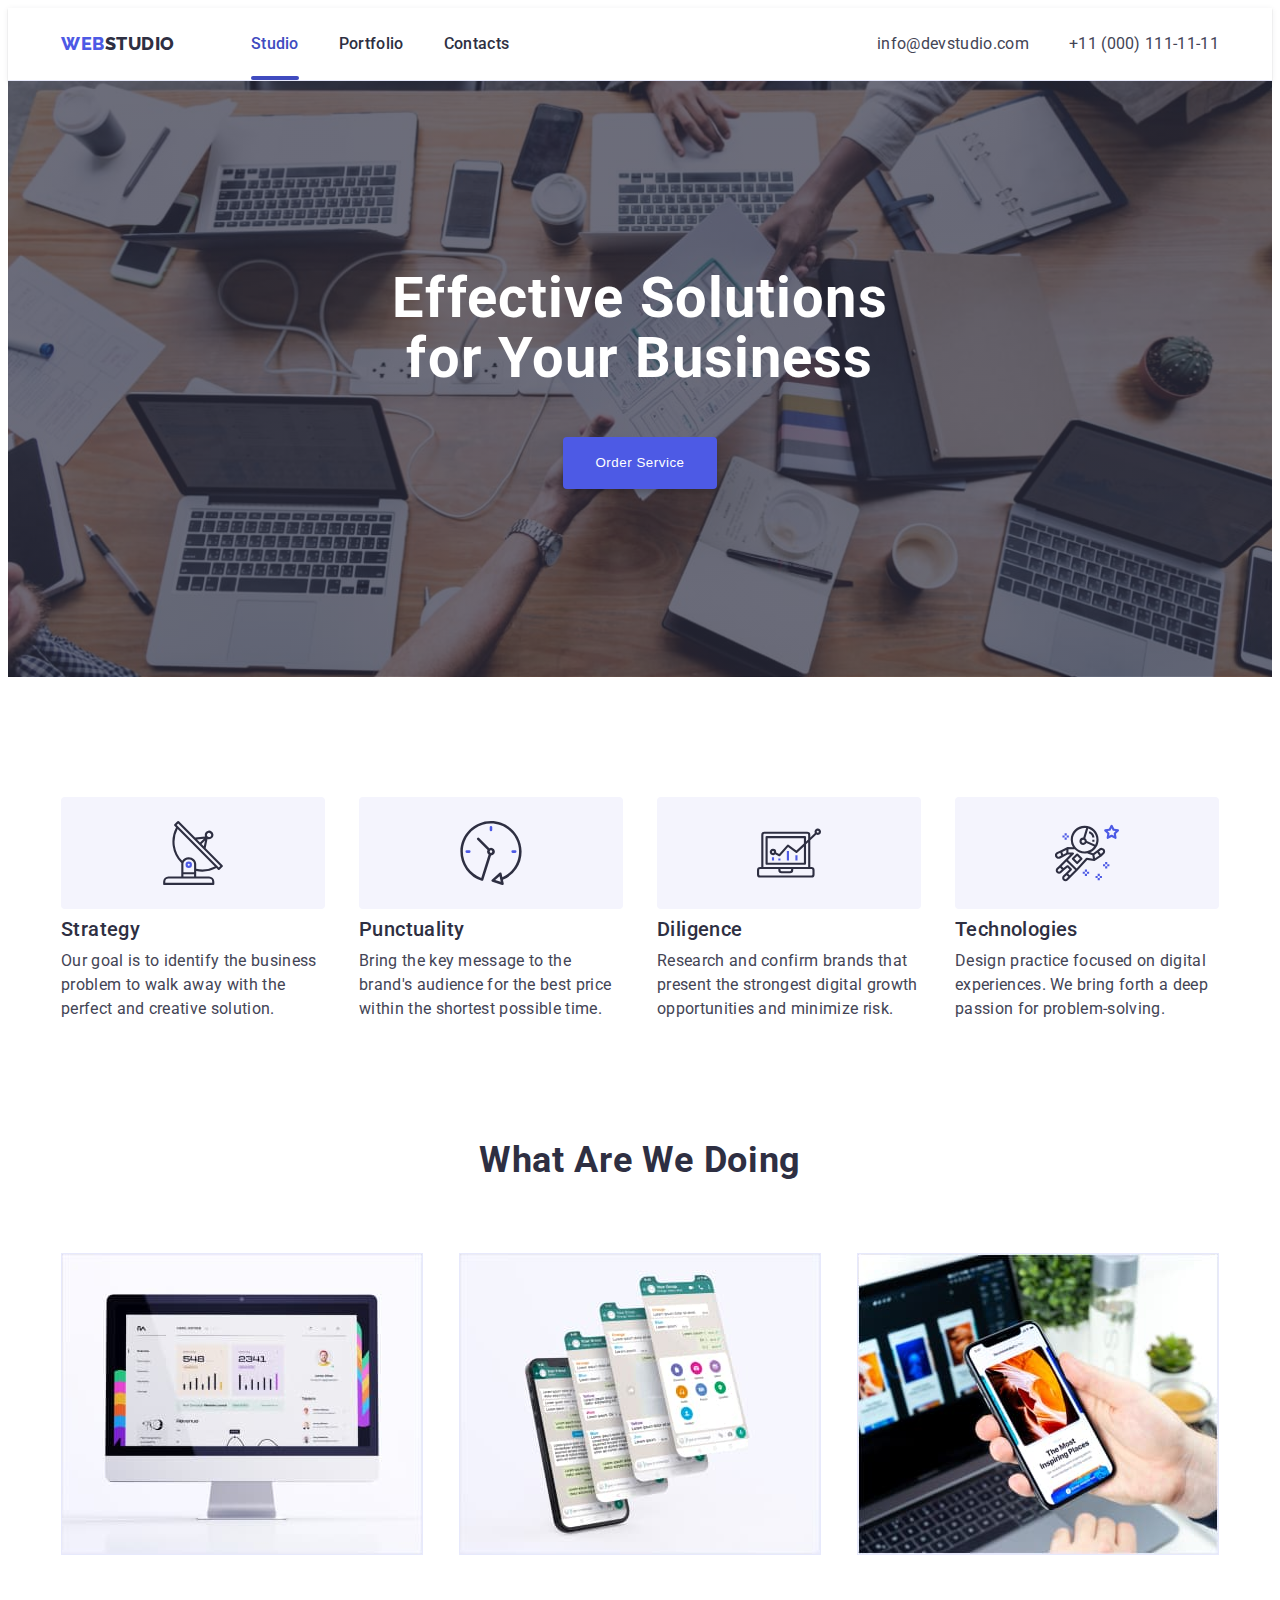
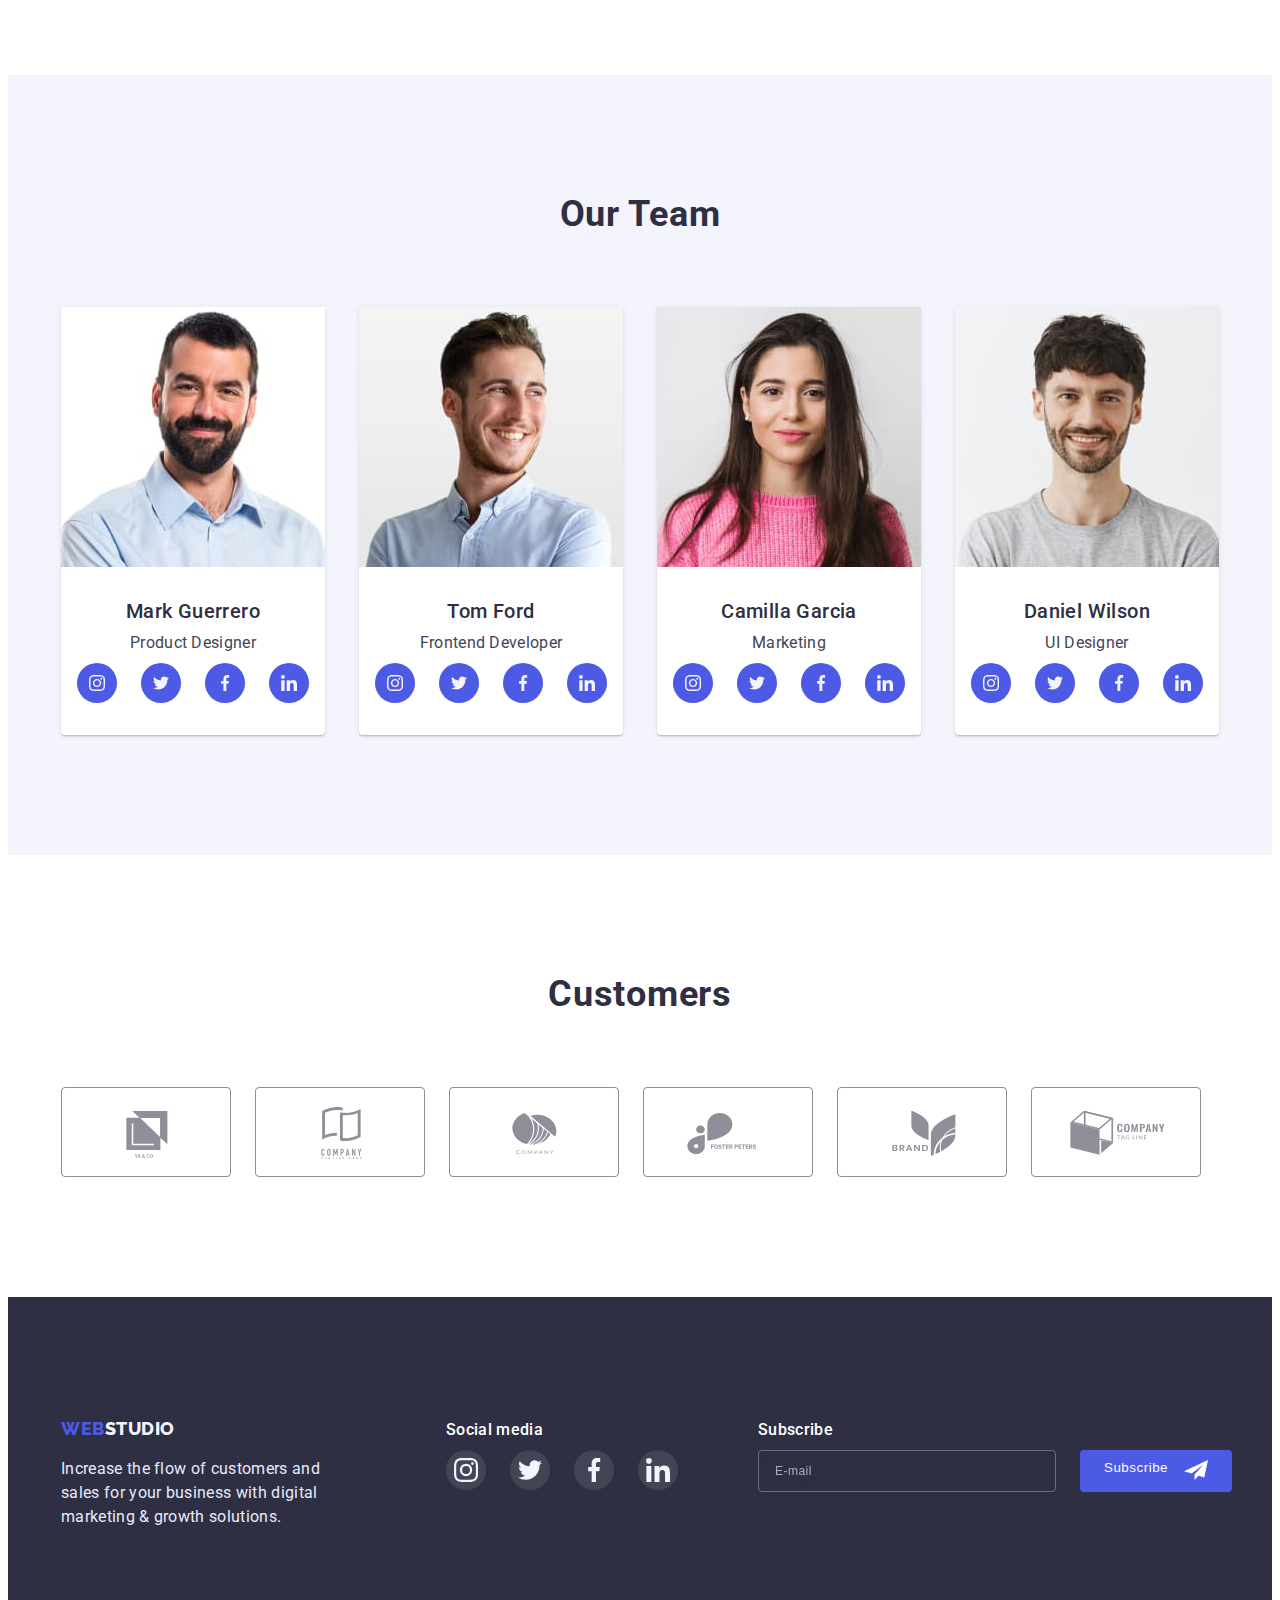
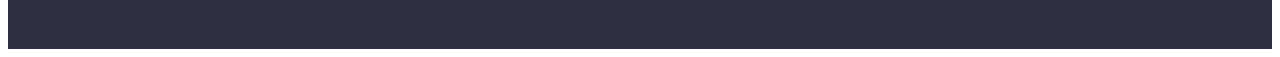
<file: index.html>
<!DOCTYPE html>
<html lang="en">
  <head>
    <meta charset="UTF-8" />
    <meta http-equiv="X-UA-Compatible" content="IE=edge" />
    <meta name="viewport" content="width=device-width, initial-scale=1.0" />
    <title>WebStudio</title>
    <link rel="preconnect" href="https://fonts.googleapis.com" />
    <link rel="preconnect" href="https://fonts.gstatic.com" crossorigin />
    <link
      href="https://fonts.googleapis.com/css2?family=Raleway:wght@800&family=Roboto:wght@400;500;700;900&display=swap"
      rel="stylesheet"
    />
    <link
      rel="stylesheet"
      href="https://cdnjs.cloudflare.com/ajax/libs/modern-normalize/1.1.0/modern-normalize.min.css"
      integrity="sha512-wpPYUAdjBVSE4KJnH1VR1HeZfpl1ub8YT/NKx4PuQ5NmX2tKuGu6U/JRp5y+Y8XG2tV+wKQpNHVUX03MfMFn9Q=="
      crossorigin="anonymous"
      referrerpolicy="no-referrer"
    />
    <link rel="stylesheet" href="./css/styles.css" />
  </head>
  <body>
    <header class="header-section">
      <div class="container header-container">
        <nav class="header-nav">
          <a class="logo link" href="./index.html"
            ><span class="logo-web">Web</span>Studio</a
          >
          <ul class="nav-list list">
            <li class="nav-item">
              <a class="nav-link link current" href="./index.html">Studio</a>
            </li>
            <li class="nav-item">
              <a class="nav-link link" href="./portfolio.html">Portfolio</a>
            </li>
            <li class="nav-item">
              <a class="nav-link link" href="#">Contacts</a>
            </li>
          </ul>
        </nav>
        <address class="contact">
          <ul class="list contact-list">
            <li class="contact-item">
              <a class="contact-link link" href="mailto:info@devstudio.com"
                >info@devstudio.com</a
              >
            </li>
            <li>
              <a class="contact-link link" href="tel:+110001111111"
                >+11 (000) 111-11-11</a
              >
            </li>
          </ul>
        </address>
      </div>
    </header>
    <main>
      <section class="section-hero">
        <div class="hero-background">
          <div class="container hero-container">
            <h1 class="hero-title">Effective Solutions for Your Business</h1>
            <button data-modal-open class="button hero-button">
              <span class="button-text">Order Service</span>
            </button>
            <div data-modal class="backdrop is-hidden">
              <div class="modal">
                <button
                  data-modal-close
                  class="btn-close"
                  type="button"
                  aria-label="Close"
                >
                  <svg class="advantages-icon" width="8" height="8">
                    <use href="./images/sprite.svg#icon-close"></use>
                  </svg>
                </button>

                <form action="#" class="form-feedback">
                  <p class="form-title">
                    Leave your contacts and we will call you back
                  </p>

                  <label class="form-field"
                    ><span>Name</span>
                    <div class="form-box">
                      <input type="text" name="name" id="name" autofocus />
                      <svg class="form-icon" width="18" height="18">
                        <use href="./images/sprite.svg#icon-person"></use>
                      </svg>
                    </div>
                  </label>

                  <label class="form-field"
                    ><span>Phone</span>
                    <div class="form-box">
                      <input type="tel" name="phone" />
                      <svg class="form-icon" width="18" height="24">
                        <use href="./images/sprite.svg#icon-phone"></use>
                      </svg>
                    </div>
                  </label>

                  <label class="form-field"
                    ><span>Email</span>
                    <div class="form-box">
                      <input type="email" name="email" />
                      <svg class="form-icon" width="18" height="24">
                        <use href="./images/sprite.svg#icon-email"></use>
                      </svg>
                    </div>
                  </label>

                  <label class="form-field form-textarea">
                    <span>Comment</span>
                    <textarea
                      name="comment"
                      rows="5"
                      placeholder="Text input"
                    ></textarea>
                  </label>

                  <label class="form-privacy">
                    <input
                      class="checkbox visually-hidden"
                      type="checkbox"
                      name="privacy"
                    />
                    <span class="form-privacy-icon">
                      <svg width="10" height="8">
                        <use href="./images/sprite.svg#icon-clik"></use>
                      </svg>
                    </span>
                    I accept the terms and conditions of the&nbsp;
                    <a class="privacy-link" href="#">Privacy Policy</a>
                  </label>
                  <button class="button form-button" type="submit">Send</button>
                </form>
              </div>
            </div>
          </div>
        </div>
      </section>
      <section class="section section-advantages">
        <div class="container advantages-container">
          <h2 class="visually-hidden">Our advantages</h2>
          <ul class="section-advantages__list list">
            <li class="advantages-item icon-sputnik">
              <div class="advantages-box">
                <svg class="advantages-icon" width="64" height="64">
                  <use href="./images/sprite.svg#icon-sputnik"></use>
                </svg>
              </div>
              <h3 class="section-advantages__title">Strategy</h3>
              <p class="section-advantages__text">
                Our goal is to identify the business problem to walk away with
                the perfect and creative solution.
              </p>
            </li>
            <li class="advantages-item icon-clock">
              <div class="advantages-box">
                <svg width="64" height="64" class="advantages-icon">
                  <use href="./images/sprite.svg#icon-clock"></use>
                </svg>
              </div>
              <h3 class="section-advantages__title">Punctuality</h3>
              <p class="section-advantages__text">
                Bring the key message to the brand's audience for the best price
                within the shortest possible time.
              </p>
            </li>
            <li class="advantages-item icon-diagram">
              <div class="advantages-box">
                <svg width="64" height="64" class="advantages-icon">
                  <use href="./images/sprite.svg#icon-diagram"></use>
                </svg>
              </div>
              <h3 class="section-advantages__title">Diligence</h3>
              <p class="section-advantages__text">
                Research and confirm brands that present the strongest digital
                growth opportunities and minimize risk.
              </p>
            </li>
            <li class="advantages-item icon-astronaut">
              <div class="advantages-box">
                <svg width="64" height="64" class="advantages-icon">
                  <use href="./images/sprite.svg#icon-astronaut"></use>
                </svg>
              </div>
              <h3 class="section-advantages__title">Technologies</h3>
              <p class="section-advantages__text">
                Design practice focused on digital experiences. We bring forth a
                deep passion for problem-solving.
              </p>
            </li>
          </ul>
        </div>
      </section>
      <section class="section">
        <div class="container">
          <h2 class="section-title">What Are We Doing</h2>
          <ul class="list projects-list">
            <li class="projects-item">
              <img
                src="./images/computer.jpg"
                alt="Web Design"
                width="360"
                height="300"
              />
            </li>
            <li class="projects-item">
              <img
                src="./images/phone.jpg"
                alt="UI Design"
                width="360"
                height="300"
              />
            </li>
            <li class="projects-item">
              <img
                src="./images/iphone.jpg"
                alt="Mobile Design"
                width="360"
                height="300"
              />
            </li>
          </ul>
        </div>
      </section>
      <section class="section section-team">
        <div class="container">
          <h2 class="section-title">Our Team</h2>
          <ul class="section-team__list list">
            <li class="team-item">
              <img
                src="./images/photo_product_designer.jpg"
                alt="Mark Guerrero"
                width="264"
                height="260"
              />
              <div class="team-card-content">
                <h3 class="section-team__title">Mark Guerrero</h3>
                <p class="team-text">Product Designer</p>
                <ul class="social-list list">
                  <li class="social-item">
                    <a class="social-link" href="#" aria-label="Instagram">
                      <svg class="social-icon" width="16" height="16">
                        <use href="./images/sprite.svg#icon-instagram"></use>
                      </svg>
                    </a>
                  </li>
                  <li class="social-item">
                    <a class="social-link" href="#" aria-label="Twitter">
                      <svg class="social-icon" width="16" height="16">
                        <use href="./images/sprite.svg#icon-twitter"></use>
                      </svg>
                    </a>
                  </li>
                  <li class="social-item">
                    <a class="social-link" href="#" aria-label="Facebook">
                      <svg class="social-icon" width="16" height="16">
                        <use href="./images/sprite.svg#icon-facebook"></use>
                      </svg>
                    </a>
                  </li>
                  <li class="social-item">
                    <a class="social-link" href="#" aria-label="Linkedin">
                      <svg class="social-icon" width="16" height="16">
                        <use href="./images/sprite.svg#icon-linkedin"></use>
                      </svg>
                    </a>
                  </li>
                </ul>
              </div>
            </li>
            <li class="team-item">
              <img
                src="./images/photo_frontend_developer.jpg"
                alt=" Photo Tom Ford"
                width="264"
                height="260"
              />
              <div class="team-card-content">
                <h3 class="section-team__title">Tom Ford</h3>
                <p class="team-text">Frontend Developer</p>
                <ul class="social-list list">
                  <li class="social-item">
                    <a class="social-link" href="#" aria-label="Instagram">
                      <svg class="social-icon" width="16" height="16">
                        <use href="./images/sprite.svg#icon-instagram"></use>
                      </svg>
                    </a>
                  </li>
                  <li class="social-item">
                    <a class="social-link" href="#" aria-label="Twitter">
                      <svg class="social-icon" width="16" height="16">
                        <use href="./images/sprite.svg#icon-twitter"></use>
                      </svg>
                    </a>
                  </li>
                  <li class="social-item">
                    <a class="social-link" href="#" aria-label="Facebook">
                      <svg class="social-icon" width="16" height="16">
                        <use href="./images/sprite.svg#icon-facebook"></use>
                      </svg>
                    </a>
                  </li>
                  <li class="social-item">
                    <a class="social-link" href="#" aria-label="Linkedin">
                      <svg class="social-icon" width="16" height="16">
                        <use href="./images/sprite.svg#icon-linkedin"></use>
                      </svg>
                    </a>
                  </li>
                </ul>
              </div>
            </li>
            <li class="team-item">
              <img
                src="./images/photo_marketing.jpg"
                alt=" Photo Camilla Garcia"
                width="264"
                height="260"
              />
              <div class="team-card-content">
                <h3 class="section-team__title">Camilla Garcia</h3>
                <p class="team-text">Marketing</p>
                <ul class="social-list list">
                  <li class="social-item">
                    <a class="social-link" href="#" aria-label="Instagram">
                      <svg class="social-icon" width="16" height="16">
                        <use href="./images/sprite.svg#icon-instagram"></use>
                      </svg>
                    </a>
                  </li>
                  <li class="social-item">
                    <a class="social-link" href="#" aria-label="Twitter">
                      <svg class="social-icon" width="16" height="16">
                        <use href="./images/sprite.svg#icon-twitter"></use>
                      </svg>
                    </a>
                  </li>
                  <li class="social-item">
                    <a class="social-link" href="#" aria-label="Facebook">
                      <svg class="social-icon" width="16" height="16">
                        <use href="./images/sprite.svg#icon-facebook"></use>
                      </svg>
                    </a>
                  </li>
                  <li class="social-item">
                    <a class="social-link" href="#" aria-label="Linkedin">
                      <svg class="social-icon" width="16" height="16">
                        <use href="./images/sprite.svg#icon-linkedin"></use>
                      </svg>
                    </a>
                  </li>
                </ul>
              </div>
            </li>
            <li class="team-item">
              <img
                src="./images/photo_ui_designer.jpg"
                alt=" Photo Camilla Garcia"
                width="264"
                height="260"
              />
              <div class="team-card-content">
                <h3 class="section-team__title">Daniel Wilson</h3>
                <p class="team-text">UI Designer</p>
                <ul class="social-list list">
                  <li class="social-item">
                    <a class="social-link" href="#" aria-label="Instagram">
                      <svg class="social-icon" width="16" height="16">
                        <use href="./images/sprite.svg#icon-instagram"></use>
                      </svg>
                    </a>
                  </li>
                  <li class="social-item">
                    <a class="social-link" href="#" aria-label="Twitter">
                      <svg class="social-icon" width="16" height="16">
                        <use href="./images/sprite.svg#icon-twitter"></use>
                      </svg>
                    </a>
                  </li>
                  <li class="social-item">
                    <a class="social-link" href="#" aria-label="Facebook">
                      <svg class="social-icon" width="16" height="16">
                        <use href="./images/sprite.svg#icon-facebook"></use>
                      </svg>
                    </a>
                  </li>
                  <li class="social-item">
                    <a class="social-link" href="#" aria-label="Linkedin">
                      <svg class="social-icon" width="16" height="16">
                        <use href="./images/sprite.svg#icon-linkedin"></use>
                      </svg>
                    </a>
                  </li>
                </ul>
              </div>
            </li>
          </ul>
        </div>
      </section>
      <section class="section clien-section">
        <div class="container">
          <h2 class="section-title">Customers</h2>
          <ul class="list client-list">
            <li class="client-item">
              <a class="client-link" href="#">
                <svg class="client-logo" width="104" height="56">
                  <use href="./images/sprite.svg#icon-client-logo1"></use>
                </svg>
              </a>
            </li>
            <li class="client-item">
              <a class="client-link" href="#">
                <svg class="client-logo" width="104" height="56">
                  <use href="./images/sprite.svg#icon-client-logo2"></use>
                </svg>
              </a>
            </li>
            <li class="client-item">
              <a class="client-link" href="#">
                <svg class="client-logo" width="104" height="56">
                  <use href="./images/sprite.svg#icon-client-logo3"></use>
                </svg>
              </a>
            </li>
            <li class="client-item">
              <a class="client-link" href="#">
                <svg class="client-logo" width="104" height="56">
                  <use href="./images/sprite.svg#icon-client-logo4"></use>
                </svg>
              </a>
            </li>
            <li class="client-item">
              <a class="client-link" href="#">
                <svg class="client-logo" width="104" height="56">
                  <use href="./images/sprite.svg#icon-client-logo5"></use>
                </svg>
              </a>
            </li>
            <li class="client-item">
              <a class="client-link" href="#">
                <svg class="client-logo" width="104" height="56">
                  <use href="./images/sprite.svg#icon-client-logo6"></use>
                </svg>
              </a>
            </li>
          </ul>
        </div>
      </section>
    </main>
    <footer class="footer section">
      <div class="container footer-container">
        <div class="footer-box">
          <a class="logo footer-logo link" href="./index.html"
            ><span class="logo-web">Web</span>Studio</a
          >
          <p>
            Increase the flow of customers and sales for your business with
            digital marketing & growth solutions.
          </p>
        </div>
        <div class="footer-social">
          <b>Social media</b>
          <ul class="social-list list">
            <li class="social-item">
              <a class="social-link footer-link" href="#">
                <svg class="social-icon" width="24" height="24">
                  <use href="./images/sprite.svg#icon-instagram"></use>
                </svg>
              </a>
            </li>
            <li class="social-item">
              <a class="social-link footer-link" href="#">
                <svg class="social-icon footer-icon" width="24" height="24">
                  <use href="./images/sprite.svg#icon-twitter"></use>
                </svg>
              </a>
            </li>
            <li class="social-item">
              <a class="social-link footer-link" href="#">
                <svg class="social-icon" width="24" height="24">
                  <use href="./images/sprite.svg#icon-facebook"></use>
                </svg>
              </a>
            </li>
            <li class="social-item">
              <a class="social-link footer-link" href="#">
                <svg class="social-icon" width="24" height="24">
                  <use href="./images/sprite.svg#icon-linkedin"></use>
                </svg>
              </a>
            </li>
          </ul>
        </div>
        <form class="subscribe-form" action="#">
          <b>Subscribe</b>
          <div class="subscribe-form-field">
            <input
              type="email"
              name="email"
              id="subscribe-email"
              placeholder="E-mail"
              aria-label="subscription"
            />
            <button
              class="button subscribe-button"
              type="submit"
              aria-label="subscription-button"
            >
              Subscribe
              <svg class="subscribe-button-icon" width="24" height="24">
                <use href="./images/sprite.svg#icon-frame"></use>
              </svg>
            </button>
          </div>
        </form>
      </div>
    </footer>
    <script src="./js/modal.js"></script>
  </body>
</html>
</file>
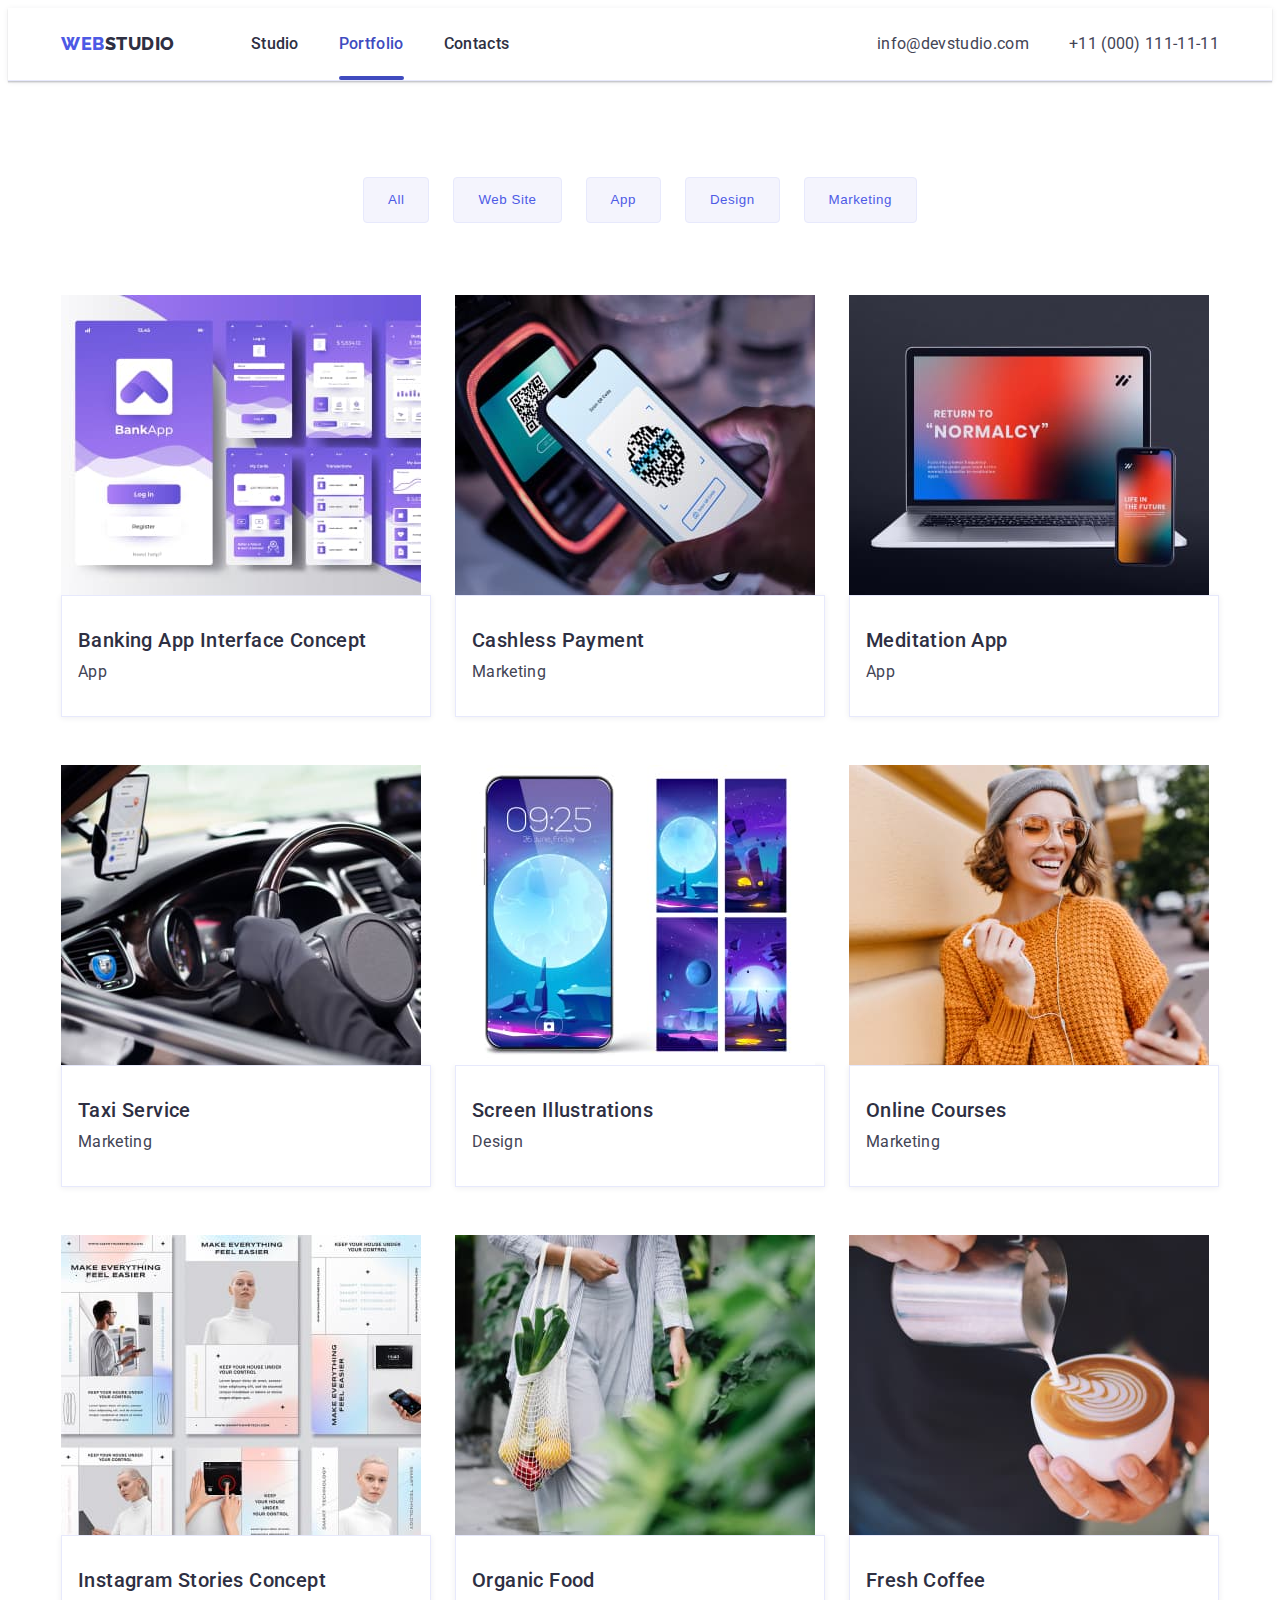
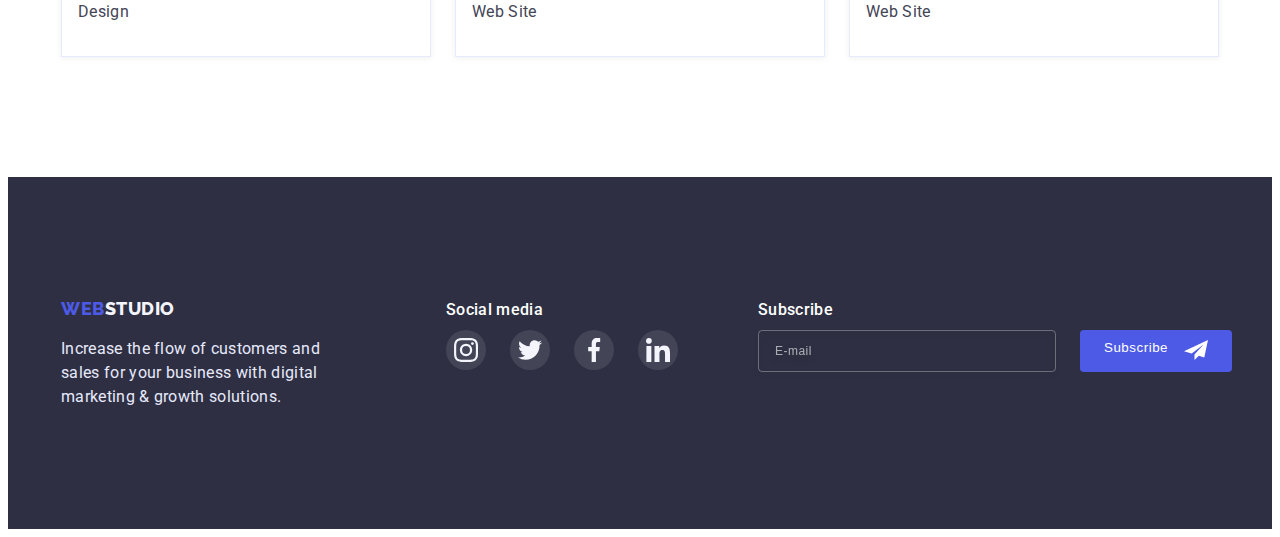
<file: portfolio.html>
<!DOCTYPE html>
<html lang="en">
  <head>
    <meta charset="UTF-8" />
    <meta http-equiv="X-UA-Compatible" content="IE=edge" />
    <meta name="viewport" content="width=device-width, initial-scale=1.0" />
    <title>WebStudio</title>
    <link rel="preconnect" href="https://fonts.googleapis.com" />
    <link rel="preconnect" href="https://fonts.gstatic.com" crossorigin />
    <link
      href="https://fonts.googleapis.com/css2?family=Raleway:wght@800&family=Roboto:wght@400;500;700;900&display=swap"
      rel="stylesheet"
    />
    <link
      rel="stylesheet"
      href="https://cdnjs.cloudflare.com/ajax/libs/modern-normalize/1.1.0/modern-normalize.min.css"
      integrity="sha512-wpPYUAdjBVSE4KJnH1VR1HeZfpl1ub8YT/NKx4PuQ5NmX2tKuGu6U/JRp5y+Y8XG2tV+wKQpNHVUX03MfMFn9Q=="
      crossorigin="anonymous"
      referrerpolicy="no-referrer"
    />
    <link rel="stylesheet" href="./css/styles.css" />
  </head>
  <body>
    <header class="header-section">
      <div class="container header-container">
        <nav class="header-nav">
          <a class="logo link" href="./index.html"
            ><span class="logo-web">Web</span>Studio</a
          >
          <ul class="nav-list list">
            <li class="nav-item">
              <a class="nav-link link" href="./index.html">Studio</a>
            </li>
            <li class="nav-item">
              <a class="nav-link link current" href="./portfolio.html"
                >Portfolio</a
              >
            </li>
            <li class="nav-item">
              <a class="nav-link link" href="#">Contacts</a>
            </li>
          </ul>
        </nav>
        <address class="contact">
          <ul class="list contact-list">
            <li class="contact-item">
              <a class="contact-link link" href="mailto:info@devstudio.com"
                >info@devstudio.com</a
              >
            </li>
            <li>
              <a class="contact-link link" href="tel:+110001111111"
                >+11 (000) 111-11-11</a
              >
            </li>
          </ul>
        </address>
      </div>
    </header>
    <main>
      <section class="section section-portfolio">
        <div class="container">
          <h1 class="visually-hidden">Portfolio</h1>
          <ul class="buttons-list list">
            <li class="buttons-item">
              <button class="portfolio-button" type="button">All</button>
            </li>
            <li class="buttons-item">
              <button class="portfolio-button" type="button">Web Site</button>
            </li>
            <li class="buttons-item">
              <button class="portfolio-button" type="button">App</button>
            </li>
            <li class="buttons-item">
              <button class="portfolio-button" type="button">Design</button>
            </li>
            <li class="buttons-item">
              <button class="portfolio-button" type="button">Marketing</button>
            </li>
          </ul>
          <ul class="portfolio-list list">
            <li class="portfolio-item">
              <a href="#" class="link portfolio-link">
                <div class="card-thumb">
                  <img
                    src="./images/banking-interface.jpg"
                    alt="Banking App Interface Concept"
                    width="360"
                    height="300"
                  />
                  <div class="card-thumb-overlay">
                    <p class="card-thumb-text">
                      14 Stylish and User-Friendly App Design Concepts · Task
                      Manager App · Calorie Tracker App · Exotic Fruit Ecommerce
                      App · Cloud Storage App
                    </p>
                  </div>
                </div>
                <div class="card-content">
                  <h2 class="card-title">Banking App Interface Concept</h2>
                  <p class="card-text">App</p>
                </div>
              </a>
            </li>
            <li class="portfolio-item">
              <a href="#" class="link portfolio-link">
                <div class="card-thumb">
                  <img
                    src="./images/cashless-payment.jpg"
                    alt="Cashless Payment"
                    width="360"
                    height="300"
                  />
                  <div class="card-thumb-overlay">
                    <p class="card-thumb-text">
                      14 Stylish and User-Friendly App Design Concepts · Task
                      Manager App · Calorie Tracker App · Exotic Fruit Ecommerce
                      App · Cloud Storage App
                    </p>
                  </div>
                </div>
                <div class="card-content">
                  <h2 class="card-title">Cashless Payment</h2>
                  <p class="card-text">Marketing</p>
                </div>
              </a>
            </li>
            <li class="portfolio-item">
              <a href="#" class="link portfolio-link">
                <div class="card-thumb">
                  <img
                    src="./images/meditaion-app.jpg"
                    alt="Meditation App"
                    width="360"
                    height="300"
                  />
                  <div class="card-thumb-overlay">
                    <p class="card-thumb-text">
                      14 Stylish and User-Friendly App Design Concepts · Task
                      Manager App · Calorie Tracker App · Exotic Fruit Ecommerce
                      App · Cloud Storage App
                    </p>
                  </div>
                </div>
                <div class="card-content">
                  <h2 class="card-title">Meditation App</h2>
                  <p class="card-text">App</p>
                </div>
              </a>
            </li>
            <li class="portfolio-item">
              <a href="#" class="link portfolio-link">
                <div class="card-thumb">
                  <img
                    src="./images/taxi-service.jpg"
                    alt="Taxi Service"
                    width="360"
                    height="300"
                  />
                  <div class="card-thumb-overlay">
                    <p class="card-thumb-text">
                      14 Stylish and User-Friendly App Design Concepts · Task
                      Manager App · Calorie Tracker App · Exotic Fruit Ecommerce
                      App · Cloud Storage App
                    </p>
                  </div>
                </div>
                <div class="card-content">
                  <h2 class="card-title">Taxi Service</h2>
                  <p class="card-text">Marketing</p>
                </div>
              </a>
            </li>
            <li class="portfolio-item">
              <a href="#" class="link portfolio-link">
                <div class="card-thumb">
                  <img
                    src="./images/screen-illustrations.jpg"
                    alt="Screen Illustrations"
                    width="360"
                    height="300"
                  />
                  <div class="card-thumb-overlay">
                    <p class="card-thumb-text">
                      14 Stylish and User-Friendly App Design Concepts · Task
                      Manager App · Calorie Tracker App · Exotic Fruit Ecommerce
                      App · Cloud Storage App
                    </p>
                  </div>
                </div>
                <div class="card-content">
                  <h2 class="card-title">Screen Illustrations</h2>
                  <p class="card-text">Design</p>
                </div>
              </a>
            </li>
            <li class="portfolio-item">
              <a href="#" class="link portfolio-link">
                <div class="card-thumb">
                  <img
                    src="./images/online-courses.jpg"
                    alt="Online Courses"
                    width="360"
                    height="300"
                  />
                  <div class="card-thumb-overlay">
                    <p class="card-thumb-text">
                      14 Stylish and User-Friendly App Design Concepts · Task
                      Manager App · Calorie Tracker App · Exotic Fruit Ecommerce
                      App · Cloud Storage App
                    </p>
                  </div>
                </div>
                <div class="card-content">
                  <h2 class="card-title">Online Courses</h2>
                  <p class="card-text">Marketing</p>
                </div>
              </a>
            </li>
            <li class="portfolio-item">
              <a href="#" class="link portfolio-link">
                <div class="card-thumb">
                  <img
                    src="./images/instagram-stories.jpg"
                    alt="Instagram Stories Concept"
                    width="360"
                    height="300"
                  />
                  <div class="card-thumb-overlay">
                    <p class="card-thumb-text">
                      14 Stylish and User-Friendly App Design Concepts · Task
                      Manager App · Calorie Tracker App · Exotic Fruit Ecommerce
                      App · Cloud Storage App
                    </p>
                  </div>
                </div>
                <div class="card-content">
                  <h2 class="card-title">Instagram Stories Concept</h2>
                  <p class="card-text">Design</p>
                </div>
              </a>
            </li>
            <li class="portfolio-item">
              <a href="#" class="link portfolio-link">
                <div class="card-thumb">
                  <img
                    src="./images/organic-food.jpg"
                    alt="Organic Food"
                    width="360"
                    height="300"
                  />
                  <div class="card-thumb-overlay">
                    <p class="card-thumb-text">
                      14 Stylish and User-Friendly App Design Concepts · Task
                      Manager App · Calorie Tracker App · Exotic Fruit Ecommerce
                      App · Cloud Storage App
                    </p>
                  </div>
                </div>
                <div class="card-content">
                  <h2 class="card-title">Organic Food</h2>
                  <p class="card-text">Web Site</p>
                </div>
              </a>
            </li>
            <li class="portfolio-item">
              <a href="#" class="link portfolio-link">
                <div class="card-thumb">
                  <img
                    src="./images/fresh-coffee.jpg"
                    alt="Fresh Coffee"
                    width="360"
                    height="300"
                  />
                  <div class="card-thumb-overlay">
                    <p class="card-thumb-text">
                      14 Stylish and User-Friendly App Design Concepts · Task
                      Manager App · Calorie Tracker App · Exotic Fruit Ecommerce
                      App · Cloud Storage App
                    </p>
                  </div>
                </div>
                <div class="card-content">
                  <h2 class="card-title">Fresh Coffee</h2>
                  <p class="card-text">Web Site</p>
                </div>
              </a>
            </li>
          </ul>
        </div>
      </section>
    </main>
    <footer class="footer section">
      <div class="container footer-container">
        <div class="footer-box">
          <a class="logo footer-logo link" href="./index.html"
            ><span class="logo-web">Web</span>Studio</a
          >
          <p>
            Increase the flow of customers and sales for your business with
            digital marketing & growth solutions.
          </p>
        </div>
        <div class="footer-social">
          <b>Social media</b>
          <ul class="social-list list">
            <li class="social-item">
              <a class="social-link footer-link" href="#">
                <svg class="social-icon" width="24" height="24">
                  <use href="./images/sprite.svg#icon-instagram"></use>
                </svg>
              </a>
            </li>
            <li class="social-item">
              <a class="social-link footer-link" href="#">
                <svg class="social-icon footer-icon" width="24" height="24">
                  <use href="./images/sprite.svg#icon-twitter"></use>
                </svg>
              </a>
            </li>
            <li class="social-item">
              <a class="social-link footer-link" href="#">
                <svg class="social-icon" width="24" height="24">
                  <use href="./images/sprite.svg#icon-facebook"></use>
                </svg>
              </a>
            </li>
            <li class="social-item">
              <a class="social-link footer-link" href="#">
                <svg class="social-icon" width="24" height="24">
                  <use href="./images/sprite.svg#icon-linkedin"></use>
                </svg>
              </a>
            </li>
          </ul>
        </div>
        <form class="subscribe-form" action="">
          <b>Subscribe</b>
          <div class="subscribe-form-field">
            <input
              type="email"
              name="email"
              id="subscribe-email"
              placeholder="E-mail"
              aria-label="subscription"
            />
            <button
              class="button subscribe-button"
              type="submit"
              aria-label="subscription-button"
            >
              Subscribe
              <svg class="subscribe-button-icon" width="24" height="24">
                <use href="./images/sprite.svg#icon-frame"></use>
              </svg>
            </button>
          </div>
        </form>
      </div>
    </footer>
  </body>
</html>
</file>
<file: css/styles.css>
:root {
    --primary-text-color: #434455;
    --light-mode-backgrounds: #F4F4FD;
    --accent-color: #E7E9FC;
    --primary-brand: #4D5AE5;
    --pressed-state: #404BBF;
    --title-text-color: #2E2F42;
    --white-color: #FFFFFF;
    --hover-footer: #31D0AA;
    --card-set-gap: 48px 0 0 24px;
    --gap-bottom: 8px;
    --transition-condition: 250ms cubic-bezier(0.4, 0, 0.2, 1);
}


body {
    background-color: var(--white-color);
    color: var(--primary-text-color);
    font-family: 'Roboto', sans-serif;
    font-size: 16px;
    line-height: 1.5;
    
}


h1,
h2,
h3,
p {
    margin: 0;
}

ul {
    margin: 0;
    padding: 0;
}

img {
    display: block;
    max-width: 100%;
}

.container {
    width: 1158px;
    margin: 0 auto;
    padding: 0 15px 0;
}

.list {
    list-style-type: none;
}

.link {
    color: currentcolor;
    text-decoration: none;
}

.section {
    padding: 120px 0;
}

/* HEADER */
.header-section {
    border-bottom: 1px solid var(--accent-color);
    box-shadow: 0px 2px 1px rgba(46, 47, 66, 0.08), 0px 1px 1px rgba(46, 47, 66, 0.16), 0px 1px 6px rgba(46, 47, 66, 0.08);
}

.header-container {
    display: flex;
    justify-content: space-between;
}

.header-nav {
    display: flex;
}

.header-nav .logo {
    margin-right: 76px;
}

.logo {
    font-family: 'Raleway', sans-serif;
    color: var(--title-text-color);
    font-weight: 800;
    font-size: 18px;
    line-height: 1.33;
    letter-spacing: 0.03em;
    text-transform: uppercase;
    padding: 24px 0;
}

.logo-web {
    color: var(--primary-brand);
}

.nav-list {
    display: flex;
}

.nav-item:not(:last-child),
.contact-item {
    margin-right: 40px;
}

.nav-link {
    position: relative;
    display: block;
    padding: 24px 0;
    color: var(--title-text-color);
    font-weight: 500;
    letter-spacing: 0.02em;

    transition: color var(--transition-condition);

}

.nav-link:hover,
.nav-link:focus,
.nav-link.current {

    color: var(--pressed-state);
}

.nav-link::after {
    position: absolute;
    bottom: 0;
    left: 0;
    content: '';
    width: 100%;
    height: 4px;
    border-radius: 2px;
    background-color: var(--pressed-state);
    transform: scaleX(0);
    transition: transform var(--transition-condition);
}

.nav-link:hover:after,
.nav-link:focus:after,
.nav-link.current::after {
    transform: scaleX(1);
}


.contact-list {
    display: flex;
}

.contact-link {
    display: block;
    padding: 24px 0;
    font-style: normal;
    letter-spacing: 0.02em;
    transition: color var(--transition-condition);
}

.contact-link:hover,
.contact-link:focus {
    color: var(--pressed-state);
}

/* Секция герой */
.section-hero {
    background-color: var(--title-text-color);
}

.hero-background {
    max-width: 1440px;
    padding: 188px 0;
    background-image: linear-gradient(to right, rgba(46, 47, 66, 0.7), rgba(46, 47, 66, 0.7)), url(../images/people-office.jpg);
    background-repeat: no-repeat;
    background-position: center;
    margin: 0 auto;
    background-size: cover;
}

.hero-container {
    text-align: center;
}

.hero-title {
    width: 496px;
    color: var(--white-color);
    font-size: 56px;
    line-height: 1.07;
    letter-spacing: 0.02em;
    text-align: center;
    margin: 0 auto 48px;
}

.button {
    background-color: var(--primary-brand);
    color: var(--white-color);
    cursor: pointer;
    font-weight: 500;
    line-height: 1.5;
    letter-spacing: 0.04em;
    padding: 16px 32px;
    box-shadow: 0px 4px 4px rgba(0, 0, 0, 0.15);
    border: none;
    border-radius: 4px;
    transition: background-color var(--transition-condition);

}

.button:hover,
.button:focus {
    background-color: var(--pressed-state)
}



.hero-button {
    position: relative;
    text-decoration: none;
    overflow: hidden;
}



/*BACKDROP*/
.backdrop {
    position: fixed;
    top: 0;
    left: 0;
    width: 100%;
    height: 100%;
    background: rgba(46, 47, 66, 0.4);
    transform: scaleY(1);
    transition: transform 500ms cubic-bezier(0.4, 0, 0.2, 1), opacity 800ms cubic-bezier(0.4, 0, 0.2, 1);
    z-index: 2;
}

.backdrop.is-hidden {
    opacity: 0;
    pointer-events: none;
    transform: scaleY(0);
}

.modal {
    position: absolute;
    top: 50%;
    left: 50%;
    transform: translate(-50%, -50%);
    min-width: 408px;
    min-height: 576px;
    padding: 72px 24px 24px;
    background: #FCFCFC;
    box-shadow: 0px 1px 1px rgba(0, 0, 0, 0.14),
        0px 1px 3px rgba(0, 0, 0, 0.12),
        0px 2px 1px rgba(0, 0, 0, 0.2);
    border-radius: 4px;
    overflow: auto;
    align-items: center;
}

.btn-close {
    position: absolute;
    top: 24px;
    right: 24px;
    width: 24px;
    height: 24px;
    background: #E7E9FC;
    font-size: 0;
    border: 1px solid rgba(0, 0, 0, 0.1);
    border-radius: 50%;
    cursor: pointer;
    transition: background-color var(--transition-condition), fill var(--transition-condition);
}

.btn-close:hover,
.btn-close:focus {
    background-color: var(--pressed-state);
    fill: var(--white-color);
}


/* FEEDBACK FORM */

textarea {
    resize: none;
}

.form-title {
    font-size: 16px;
    font-weight: 500;
    text-align: center;
    letter-spacing: 0.02em;
    color: var(--title-text-color);
    margin-bottom: 16px;
}


.form-field {
    display: block;
    margin-bottom: 8px;
    font-size: 12px;
    line-height: 1.16;
    letter-spacing: 0.01em;
    color: #8E8F99;
    text-align: left;
}

.form-field span {
    display: inline-block;
    margin-bottom: 4px;
}

.form-field input,
.form-field textarea {
    display: block;
    width: 100%;
    font-size: 14px;
    height: 40px;
    margin: 0;
    padding: 0 18px 0 38px;
    border: 1px solid rgba(33, 33, 33, 0.2);
    border-radius: 4px;
    background: unset;
    transition: border var(--transition-condition);
}

.form-textarea {
    margin-bottom: 16px;
}

.form-field textarea {
    height: 120px
}

.form-field input:hover,
.form-field input:focus,
.form-field textarea:hover,
.form-field textarea:focus {
    border-color: #4D5AE5;
    outline: none;
}


.form-field textarea {
    padding: 8px 16px;
}

.form-field textarea::placeholder {
    font-size: 12px;
    line-height: 1.33;
    letter-spacing: 0.04em;
    color: rgba(117, 117, 117, 0.5);
}

.form-box {
    position: relative;
}

.form-field input:hover+.form-icon,
.form-field :focus-within svg {
    fill: var(--primary-brand);

}

.form-icon {
    position: absolute;
    top: 50%;
    left: 18px;
    transform: translateY(-50%);
    display: flex;
    fill: var(--title-text-color);
    transition: fill var(--transition-condition)
}


.form-privacy {
    display: flex;
    align-items: center;
    font-size: 12px;
    line-height: 1.33;
    letter-spacing: 0.04em;
    color: #757575;
    margin-bottom: 24px;
}

.form-privacy-icon {
    display: inline-block;
    width: 16px;
    height: 16px;
    border: 1.25px solid #2E2F42;
    border-radius: 2px;
    margin-right: 8px;
    transition: border-color var(--transition-condition), background-color var(--transition-condition);
}

.form-privacy-icon svg {
    opacity: 0;
    transition: opacity var(--transition-condition);
}


.checkbox:checked+.form-privacy-icon,
.checkbox:checked+.form-privacy-icon svg {
    background-color: var(--pressed-state);
    border-color: var(--pressed-state);
    background-origin: border-box;
    opacity: 1;
}


.privacy-link {
    color: #4D5AE5;

}

.form-button {
    min-width: 169px;
}

.section-title {
    color: var(--title-text-color);
    font-size: 36px;
    line-height: 1.11;
    text-align: center;
    margin-bottom: 72px;
    letter-spacing: 0.02em;
}

.section-advantages__title,
.section-team__title,
.card-title {
    color: var(--title-text-color);
    font-size: 20px;
    font-weight: 500;
    line-height: 1.2;
    margin-bottom: var(--gap-bottom);
    letter-spacing: 0.02em;
}

.section-advantages__text,
.team-text,
.card-text {
    letter-spacing: 0.02em;
}

.section-advantages__list,
.projects-list,
.section-team__list {
    display: flex;
    justify-content: space-between
}

.projects-item {
    border: 1px solid var(--accent-color);
}


/* SECTION ADVANTAGES */
.section-advantages {
    padding-bottom: 0;
}

.advantages-item {
    width: 264px;
}

.advantages-box {
    display: flex;
    justify-content: center;
    align-items: center;
    height: 112px;
    background-color: var(--light-mode-backgrounds);
    border-radius: 4px;
    margin-bottom: var(--gap-bottom);
}






/* SECTION TEAM */
.section-team {
    background-color: var(--light-mode-backgrounds);
}

.team-text {
    margin-bottom: var(--gap-bottom);
}


.team-item {
    width: 264px;
    background-color: var(--white-color);
    box-shadow: 0px 1px 6px rgba(46, 47, 66, 0.08), 0px 1px 1px rgba(46, 47, 66, 0.16), 0px 2px 1px rgba(46, 47, 66, 0.08);
    border-radius: 0px 0px 4px 4px;
}

.team-card-content {
    overflow: hidden;
    text-align: center;
    padding: 32px 16px;
}

/* SOCIAL ICONS */
.social-list {
    display: flex;
    gap: 24px
}

.social-item {
    width: 40px;
    height: 40px;
}

.social-link {
    display: flex;
    align-items: center;
    justify-content: center;
    width: 100%;
    height: 100%;
    background-color: var(--primary-brand);
    border-radius: 50%;
    transition: background-color var(--transition-condition);

}

.social-icon {
    fill: #f4f4fd;
}

.social-link:hover,
.social-link:focus {
    background-color: var(--pressed-state);
}

/* CLIENT SECTION */

.client-list {
    display: flex;
    gap: 24px;
}


.client-link {
    display: flex;
    justify-content: center;
    align-items: center;
    width: 168px;
    height: 88px;
    color: #8E8F99;
    border: 1px solid #8E8F99;
    border-radius: 4px;
    overflow: hidden;
    transition: color var(--transition-condition), border-color var(--transition-condition);
}

.client-logo {
    fill: currentColor;
}

.client-link:hover,
.client-link:focus {
    border-color: var(--pressed-state);
    color: var(--pressed-state);
}

/* SECTION PORTFOLIO */
.section-portfolio {
    padding-top: 96px;
}

.buttons-list {
    display: flex;
    justify-content: center;
    margin-bottom: 72px;
}

.buttons-item {
    margin-right: 24px;
}

.buttons-item:last-child {
    margin-right: 0;
}

.portfolio-button {
    background-color: var(--light-mode-backgrounds);
    color: var(--primary-brand);
    cursor: pointer;
    font-weight: 500;
    line-height: 1.5;
    letter-spacing: 0.04em;
    padding: 12px 24px;
    border: 1px solid var(--accent-color);
    border-radius: 4px;
    transition: background-color var(--transition-condition), color var(--transition-condition), box-shadow var(--transition-condition), border-color var(--transition-condition);
}

.portfolio-button:hover,
.portfolio-button:focus {
    background-color: var(--pressed-state);
    color: var(--white-color);
    border-color: var(--pressed-state);
    box-shadow: 0px 3px 1px rgba(0, 0, 0, 0.1), 0px 2px 1px rgba(0, 0, 0, 0.08), 0px 2px 2px rgba(0, 0, 0, 0.12);
}

.portfolio-list {
    display: flex;
    flex-wrap: wrap;
}

.portfolio-item {
    flex-basis: calc((100% - 48px) / 3);
    margin: var(--card-set-gap);

}

.portfolio-item:nth-child(3n + 1) {
    margin-left: 0;
}

.portfolio-item:nth-child(-n + 3) {
    margin-top: 0;
}

.portfolio-link {
    display: block;

    transition: box-shadow var(--transition-condition), border-color var(--transition-condition);
}

.portfolio-link:hover,
.portfolio-link:focus {
    border-color: #F4F4FD;
    box-shadow: 0px 1px 6px rgba(46, 47, 66, 0.08), 0px 1px 1px rgba(46, 47, 66, 0.16), 0px 2px 1px rgba(46, 47, 66, 0.08);
    outline: none;
}

.card-thumb {
    position: relative;
    overflow: hidden;
}

.card-thumb-overlay {
    position: absolute;
    top: 0;
    left: 0;
    width: 100%;
    height: 100%;
    padding: 40px 32px;
    /* opacity: 0; */
    background-color: var(--primary-brand);
    transform: translateY(100%);
    transition: transform var(--transition-condition), opacity var(--transition-condition);
}

.portfolio-link:hover .card-thumb-overlay,
.portfolio-link:focus .card-thumb-overlay {
    opacity: 1;
    transform: translateY(0);

}

.card-thumb-text {
    color: #F4F4FD;
    letter-spacing: 0.02em;
    opacity: 0;
    transition: opacity var(--transition-condition);
}

.portfolio-link:hover .card-thumb-text,
.portfolio-link:focus .card-thumb-text {
    opacity: 1;
    transition: opacity var(--transition-condition) 250ms;
}

.card-content {
    padding: 32px 16px;
    border: 1px solid #E7E9FC;
    box-shadow: 0px 1px 6px rgba(46, 47, 66, 0.08);

}


/* FOOTER */
.footer {
    background-color: var(--title-text-color)
}

.footer-container {
    display: flex;
    align-items: baseline;
}

.footer-box {
    margin-right: 120px;
}

.footer p {
    width: 265px;
    color: var(--accent-color);
    letter-spacing: 0.02em;
}

.footer b {
    display: inline-block;
    font-weight: 500;
    color: var(--white-color);
    letter-spacing: 0.02em;
    margin-bottom: var(--gap-bottom);
}

.footer-logo {
    display: inline-block;
    color: var(--light-mode-backgrounds);
    margin-bottom: 16px;
    padding: 0;
}

.footer-social {
    margin-right: 80px;
}

.footer-link {
    background: rgba(255, 255, 255, 0.1);
}

.footer-link:hover,
.footer-link:focus {
    background: var(--hover-footer);
}

/* SUBSCRIBE FORM */


.subscribe-form-field {
    display: flex;
}

.subscribe-form-field input {
    width: 264px;
    height: 40px;
    border: 1px solid rgba(255, 255, 255, 0.3);
    filter: drop-shadow(0px 4px 4px rgba(0, 0, 0, 0.15));
    border-radius: 4px;
    background-color: unset;
    margin-right: 24px;
    padding: 0 16px;
    color: var(--white-color);
    transition: border-color var(--transition-condition);
}

.subscribe-form-field input::placeholder {
    font-size: 12px;
    line-height: 2;
    letter-spacing: 0.04em;
    color: rgba(255, 255, 255, 0.6);
}

.subscribe-form-field input:hover,
.subscribe-form-field input:focus {
    border-color: var(--pressed-state);
    outline: var(--pressed-state);
}


.subscribe-button {
    display: flex;
    padding: 8px 24px;
    box-shadow: none;
}

.subscribe-button-icon {
    margin-left: 16px;
}



.visually-hidden {
    position: absolute;
    white-space: nowrap;
    width: 1px;
    height: 1px;
    overflow: hidden;
    border: 0;
    padding: 0;
    clip: rect(0 0 0 0);
    clip-path: inset(50%);
    margin: -1px;
}
</file>
